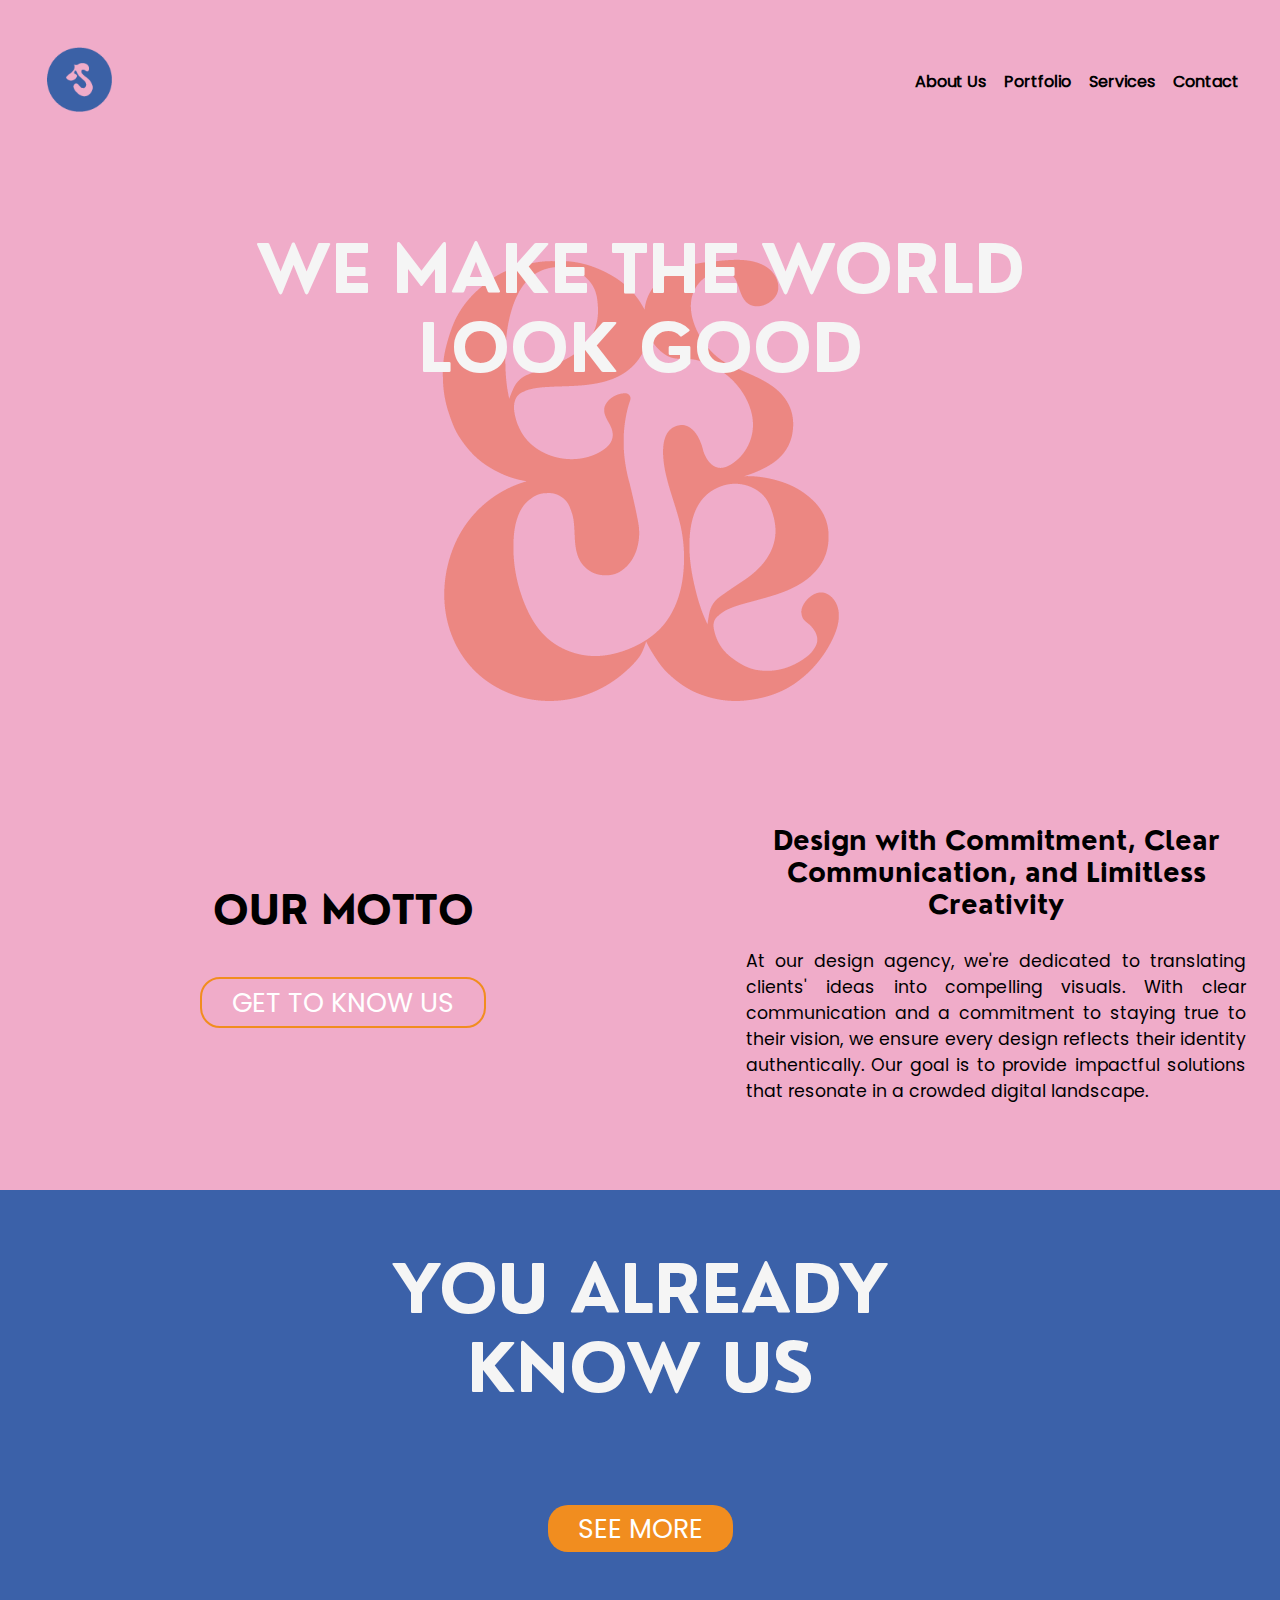
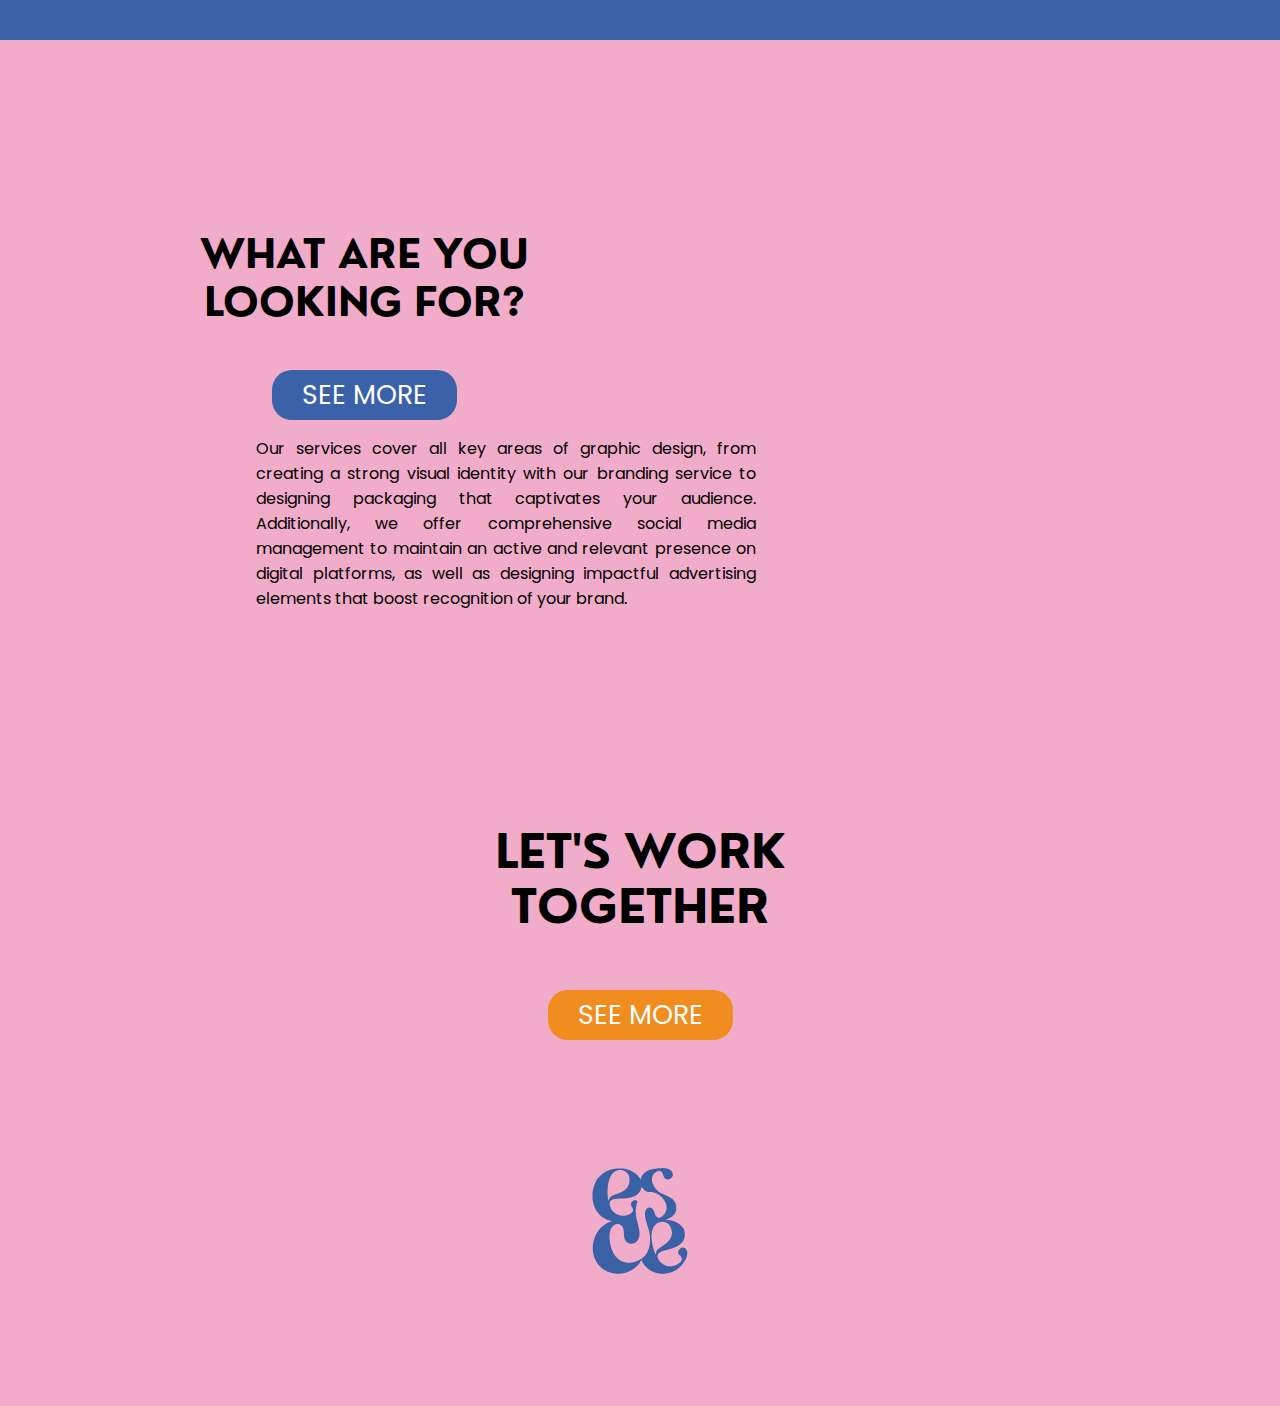
<file: INDEX.HTML>
<!DOCTYPE html>
<html lang="en">
  <head>
    <meta charset="UTF-8" />
    <meta name="viewport" content="width=device-width, initial-scale=1.0" />
    <title>ESCE DESIGN STUDIO</title>
    <meta
      name="description"
      content="ESCE is a Graphic Design Studio, focused on projects such like branding, social media, naming, packaging and publicity"
    />
    <link rel="stylesheet" href="./STYLE.CSS" />
    <link rel="icon" href="./img/ICON.png" />
    <link rel="stylesheet" href="./fonts/Copia de nourd_bold.ttf" />
    <link rel="stylesheet" href="./fonts/Copia de Poppins-Regular.ttf" />
  </head>
  <body>
    <header>
      <a href="/INDEX.HTML" class="MENUICON">
        <img src="./img/icon.png" />
      </a>
      <div class="MENU">
        <a href="ABOUT US.HTML">About Us</a>
        <a href="PORTFOLIO.html">Portfolio</a>
        <a href="SERVICIOS.html">Services</a>
        <a href="CONTACTO.html">Contact</a>
      </div>
    </header>
    <div>
      <p class="QUOTE">
        WE MAKE THE WORLD <br />
        LOOK GOOD
      </p>
    </div>
    <div class="OURMOTTO">
      <div class="OURMOTTOTITTLE">
        <p>OUR MOTTO</p>
        <a href="ABOUT US.HTML" class="outlinebutton">GET TO KNOW US</a>
      </div>
    </div>
    <div class="MOTTODESCRIPTION">
      <p class="OURMOTTOSUB">
        Design with Commitment, Clear<br />
        Communication, and Limitless Creativity
      </p>
      <p class="OURMOTTOTEXT">
        At our design agency, we're dedicated to translating clients' ideas into
        compelling visuals. With clear communication and a commitment to staying
        true to their vision, we ensure every design reflects their identity
        authentically. Our goal is to provide impactful solutions that resonate
        in a crowded digital landscape.
      </p>
    </div>
    <div class="YAKU">
      <p class="YAKUTEXT">YOU ALREADY <br />KNOW US</p>
      <a href="/PORTFOLIO.html" class="orangebutton">SEE MORE</a>
    </div>
    <div class="WAYLF">
      <p class="LOOKINGFOR">WHAT ARE YOU <br />LOOKING FOR?</p>
      <button class="bluebutton">SEE MORE</button>
    </div>
    <div class="LOOKINGFORTEXT">
      <p>
        Our services cover all key areas of graphic design, from creating a
        strong visual identity with our branding service to designing packaging
        that captivates your audience. Additionally, we offer comprehensive
        social media management to maintain an active and relevant presence on
        digital platforms, as well as designing impactful advertising elements
        that boost recognition of your brand.
      </p>
    </div>
    <div class="LETS">
      <p>LET'S WORK <br />TOGETHER</p>
      <button class="orangebutton">SEE MORE</button>
    </div>
    <div class="PIE">
      <img src="./img/PIE.png" />
    </div>
  </body>
</html>
</file>
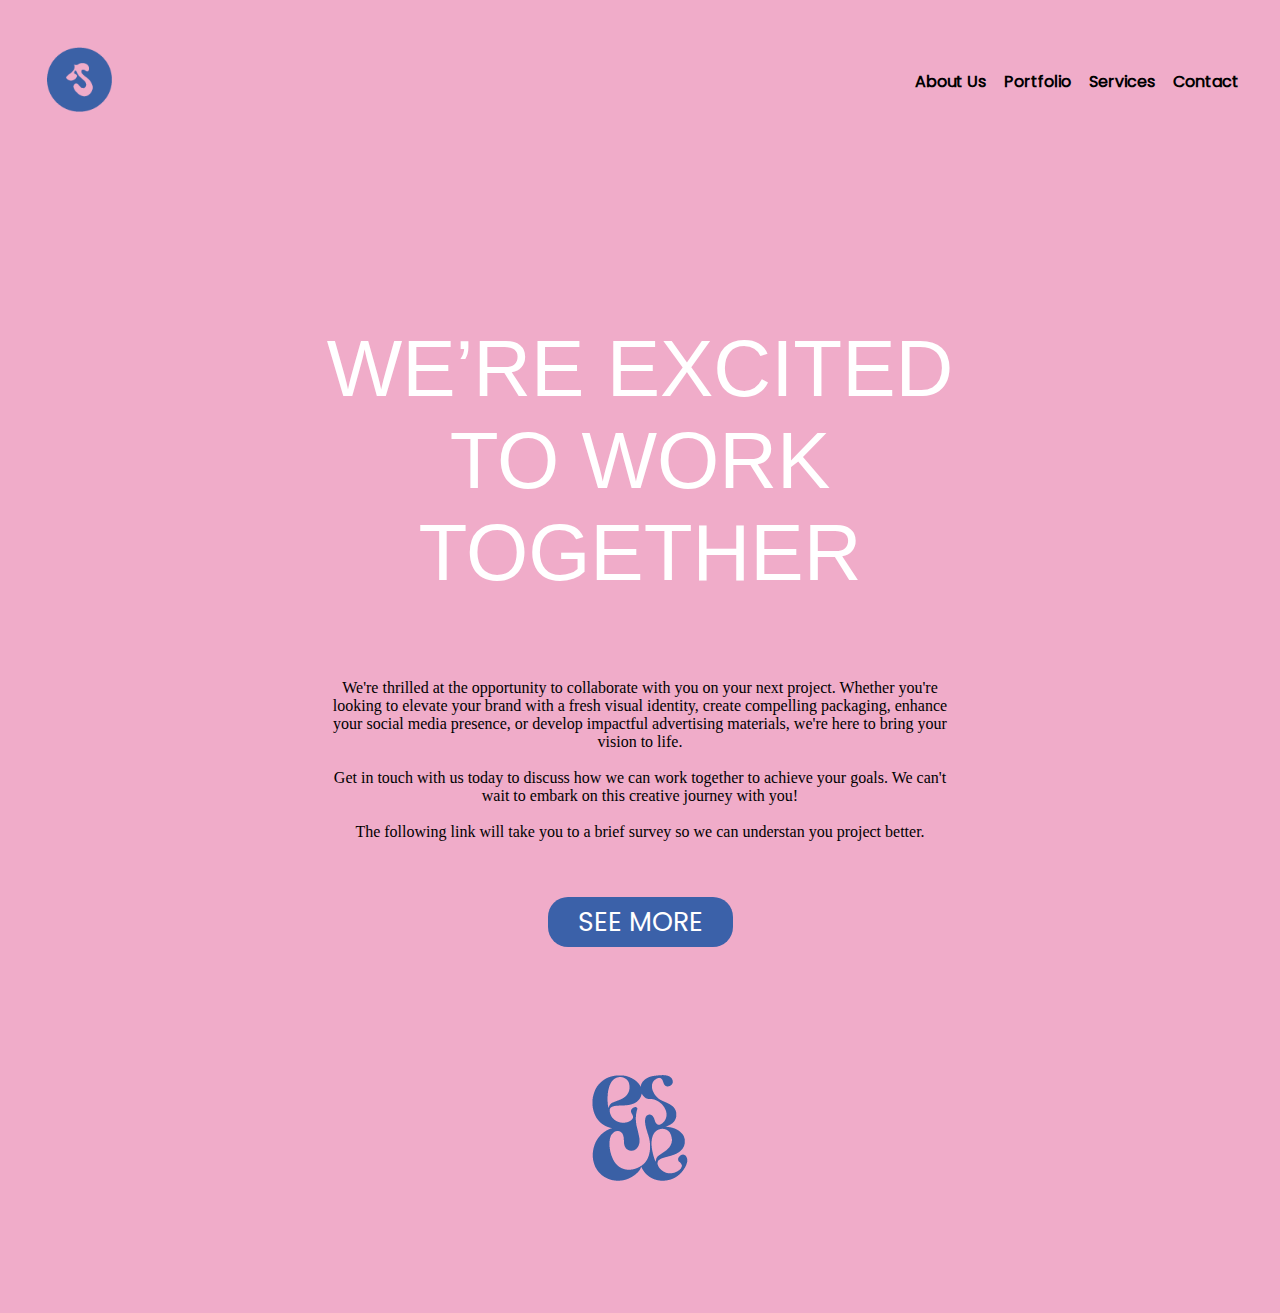
<file: CONTACTO.html>
<!DOCTYPE html>
<html lang="en">
  <head>
    <meta charset="UTF-8" />
    <meta name="viewport" content="width=device-width, initial-scale=1.0" />
    <title>ESCE DESIGN</title>
    <meta
      name="description"
      content="ESCE is a Graphic Design Studio, focused on projects such like branding, social media, naming, packaging and publicity"
    />
    <link rel="stylesheet" href="./STYLE.CSS" />
    <link rel="icon" href="./img/ICON.png" />
    <link rel="stylesheet" href="./fonts/Copia de nourd_bold.ttf" />
    <link rel="stylesheet" href="./fonts/Copia de Poppins-Regular.ttf" />
  </head>
  <body>
    <header>
      <a href="/INDEX.HTML" class="MENUICON">
        <img src="./img/icon.png" />
      </a>
      <div class="MENU">
        <a href="ABOUT US.HTML">About Us</a>
        <a href="PORTFOLIO.html">Portfolio</a>
        <a href="SERVICIOS.html">Services</a>
        <a href="CONTACTO.html">Contact</a>
      </div>
    </header>
    <div>
      <p
        style="
          font-size: 5em;
          padding-inline: 1em;
          padding-top: 1em;
          color: white;
          font-family: 'Franklin Gothic Medium', 'Arial Narrow', Arial,
            sans-serif;
        "
      >
        WE’RE EXCITED
        <br />
        TO WORK
        <br />
        TOGETHER
      </p>
      <p style="padding-inline: 20em">
        We're thrilled at the opportunity to collaborate with you on your next
        project. Whether you're looking to elevate your brand with a fresh
        visual identity, create compelling packaging, enhance your social media
        presence, or develop impactful advertising materials, we're here to
        bring your vision to life.
        <br />
        <br />
        Get in touch with us today to discuss how we can work together to
        achieve your goals. We can't wait to embark on this creative journey
        with you!
        <br />
        <br />
        The following link will take you to a brief survey so we can understan
        you project better.
      </p>
      <button class="bluebutton" style="margin-top: 1.5em">SEE MORE</button>
    </div>
    <div class="PIE">
      <img src="./img/PIE.png" />
    </div>
  </body>
</html>
</file>
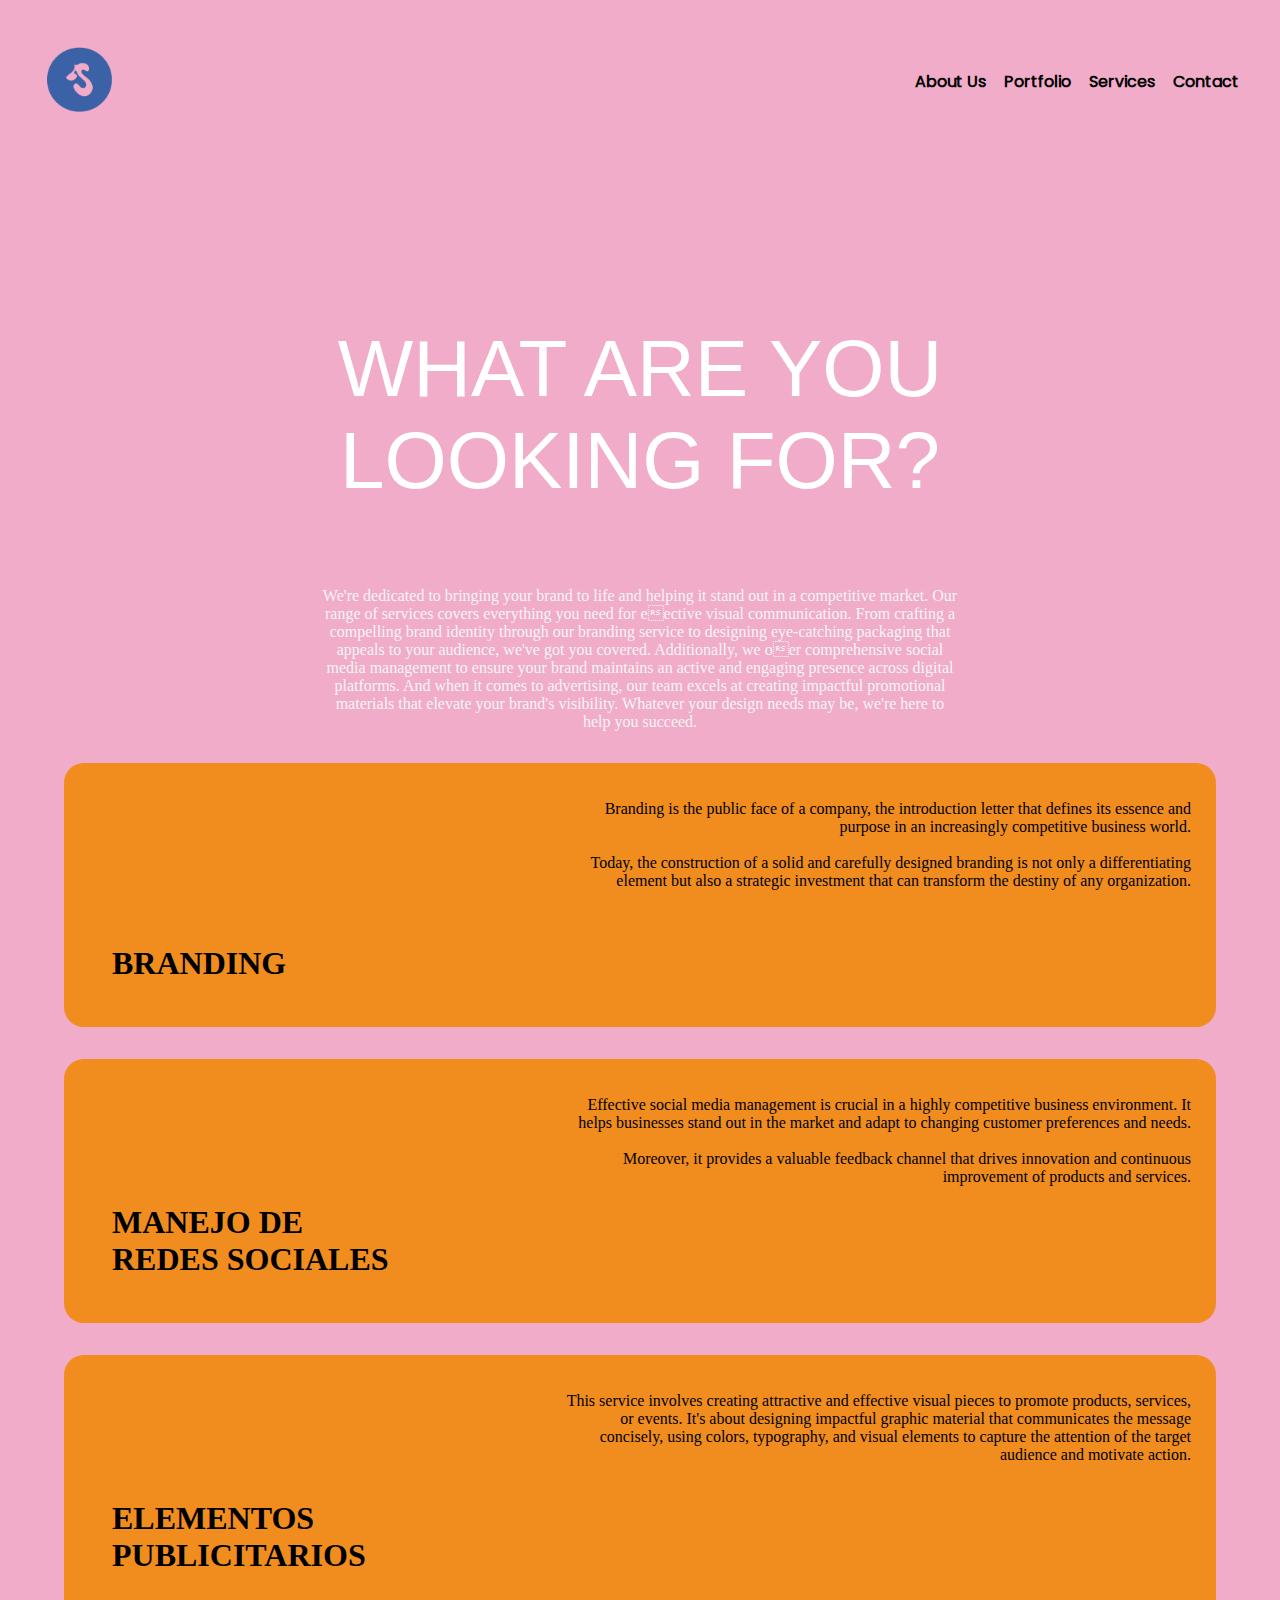
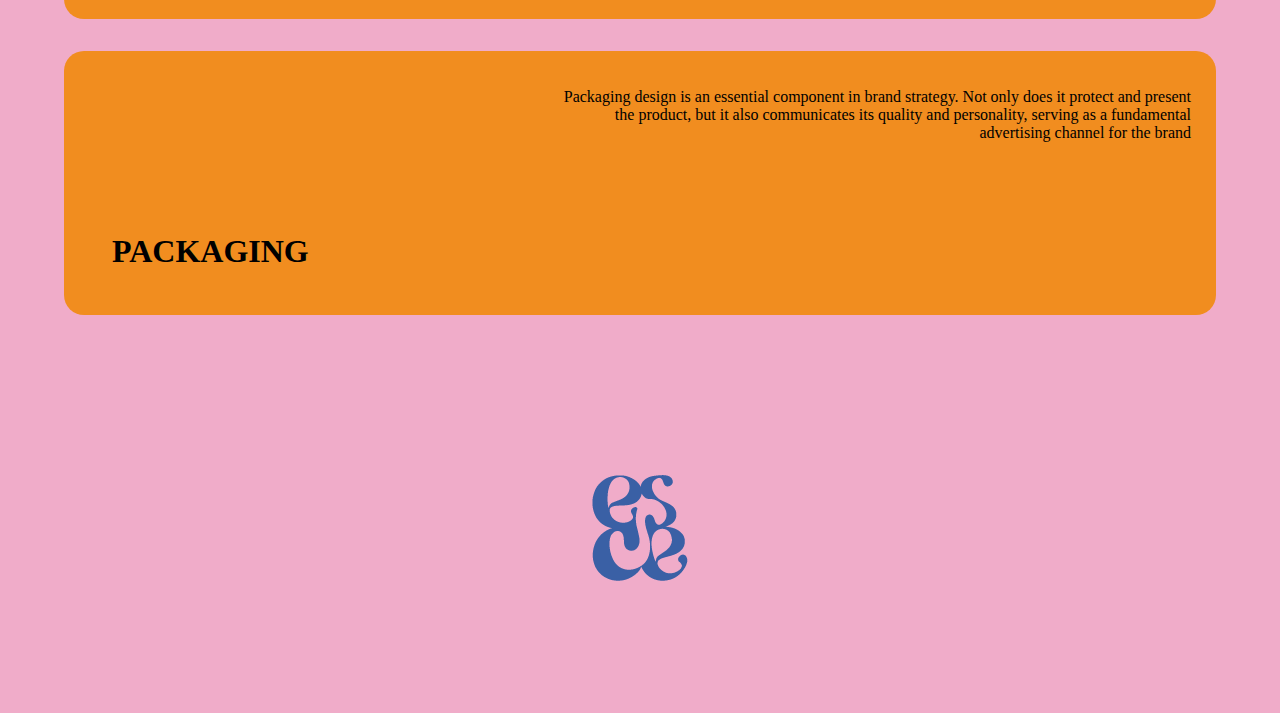
<file: SERVICIOS.html>
<!DOCTYPE html>
<html lang="en">
  <head>
    <meta charset="UTF-8" />
    <meta name="viewport" content="width=device-width, initial-scale=1.0" />
    <title>ESCE DESIGN STUDIO</title>
    <meta
      name="description"
      content="ESCE is a Graphic Design Studio, focused on projects such like branding, social media, naming, packaging and publicity"
    />
    <link rel="stylesheet" href="./STYLE.CSS" />
    <link rel="icon" href="./img/ICON.png" />
    <link rel="stylesheet" href="./fonts/Copia de nourd_bold.ttf" />
    <link rel="stylesheet" href="./fonts/Copia de Poppins-Regular.ttf" />
  </head>
  <body>
    <header>
      <a href="/INDEX.HTML" class="MENUICON">
        <img src="./img/icon.png" />
      </a>
      <div class="MENU">
        <a href="ABOUT US.HTML">About Us</a>
        <a href="PORTFOLIO.html">Portfolio</a>
        <a href="SERVICIOS.html">Services</a>
        <a href="CONTACTO.html">Contact</a>
      </div>
    </header>
    <div>
      <p
        style="
          font-size: 5em;
          padding-inline: 1em;
          padding-top: 1em;
          color: white;
          font-family: 'Franklin Gothic Medium', 'Arial Narrow', Arial,
            sans-serif;
        "
      >
        WHAT ARE YOU
        <br />
        LOOKING FOR?
      </p>
      <p style="color: whitesmoke; padding-inline: 20em">
        We're dedicated to bringing your brand to life and helping it stand out
        in a competitive market. Our range of services covers everything you
        need for eective visual communication. From crafting a compelling brand
        identity through our branding service to designing eye-catching
        packaging that appeals to your audience, we've got you covered.
        Additionally, we oer comprehensive social media management to ensure
        your brand maintains an active and engaging presence across digital
        platforms. And when it comes to advertising, our team excels at creating
        impactful promotional materials that elevate your brand's visibility.
        Whatever your design needs may be, we're here to help you succeed.
      </p>
    </div>
    <div style="padding-inline: 4em">
      <div class="service-container">
        <h1 class="service-tittle">BRANDING</h1>
        <p class="service-description">
          Branding is the public face of a company, the introduction letter that
          defines its essence and purpose in an increasingly competitive
          business world.
          <br />
          <br />
          Today, the construction of a solid and carefully designed branding is
          not only a differentiating element but also a strategic investment
          that can transform the destiny of any organization.
        </p>
      </div>
      <div class="service-container">
        <h1 class="service-tittle">
          MANEJO DE
          <br />
          REDES SOCIALES
        </h1>
        <p class="service-description">
          Effective social media management is crucial in a highly competitive
          business environment. It helps businesses stand out in the market and
          adapt to changing customer preferences and needs.
          <br />
          <br />
          Moreover, it provides a valuable feedback channel that drives
          innovation and continuous improvement of products and services.
        </p>
      </div>
      <div class="service-container">
        <h1 class="service-tittle">
          ELEMENTOS
          <br />
          PUBLICITARIOS
        </h1>
        <p class="service-description">
          This service involves creating attractive and effective visual pieces
          to promote products, services, or events. It's about designing
          impactful graphic material that communicates the message concisely,
          using colors, typography, and visual elements to capture the attention
          of the target audience and motivate action.
        </p>
      </div>
      <div class="service-container">
        <h1 class="service-tittle">PACKAGING</h1>
        <p class="service-description">
          Packaging design is an essential component in brand strategy. Not only
          does it protect and present the product, but it also communicates its
          quality and personality, serving as a fundamental advertising channel
          for the brand
        </p>
      </div>
    </div>
    <div class="PIE">
      <img src="./img/PIE.png" />
    </div>
  </body>
</html>
</file>
<file: STYLE.CSS>
:root {
  --branding-color-pink: #f0acc9;
  --primary-color-blue: #3b61a9;
  --secundary-color-orange: #f18d1f;
}
@font-face {
  font-family: Nourd;
  src: url("fonts/Copia de nourd_bold.ttf") format("truetype");
}
@font-face {
  font-family: Poppins;
  src: url("fonts/Copia de Poppins-Regular.ttf") format("truetype");
}
body {
  background-color: var(--branding-color-pink);
  margin: 0;
}
a {
  text-decoration: none;
  color: inherit;
}
div {
  text-align: center;
}
.QUOTE {
  font-family: Nourd;
  font-size: 50pt;
  color: whitesmoke;
  background-image: url(./img/WE\ MAKE\ THE\ WORLD\ .png);
  background-repeat: no-repeat;
  background-position: center;
  background-attachment: local;
  height: 500px;
}
.OURMOTTO {
  display: inline-block;
  font-family: Nourd;
  padding-top: 50px;
  padding-bottom: 100px;
  vertical-align: middle;
}
.MOTTODESCRIPTION {
  display: inline-block;
  width: 500px;
  padding-left: 20%;
  vertical-align: middle;
}
.OURMOTTOTITTLE {
  font-family: Nourd;
  font-size: 30pt;
  padding-left: 200px;
}
.OURMOTTOSUB {
  font-family: Nourd;
  font-size: 20pt;
}
.OURMOTTOTEXT {
  font-family: Poppins;
  font-size: 13pt;
  text-align: justify;
}
header {
  display: flex;
  justify-content: space-between;
  padding: 2em 2em;
}
.MENU {
  display: flex;
}
.MENU a {
  display: inline;
  align-content: center;
  font-family: Poppins;
  font-weight: bolder;
  font-size: 12pt;
  padding: 9px;
}
.MENUICON {
  padding: 15px;
}
.MENUICON img {
  width: 65px;
  height: 65px;
}
.YAKU {
  font-family: Nourd;
  font-size: 50pt;
  background-color: #3b61a9;
  height: 450px;
  color: whitesmoke;
}
.YAKUTEXT {
  padding-top: 60px;
  background-color: rgba(0, 0, 0, 0);
}
.WAYLF {
  display: inline-block;
  font-family: Nourd;
  font-size: 30pt;
  padding-left: 200px;
  padding-top: 150px;
}
.LOOKINGFOR {
  font-family: Nourd;
  font-size: 30pt;
}
.LOOKINGFORTEXT {
  font-family: Poppins;
  font-size: 12pt;
  display: inline-block;
  width: 500px;
  padding-left: 20%;
  text-align: justify;
}
.LETS {
  font-family: Nourd;
  font-size: 35pt;
  padding-top: 150px;
}
.bluebutton {
  font-family: Poppins;
  font-size: 20pt;
  background-color: #3b61a9;
  color: white;
  border-radius: 20px;
  border-width: 0px;
  padding: 5px 30px;
}
.orangebutton {
  font-family: Poppins;
  font-size: 20pt;
  background-color: #f18d1f;
  color: white;
  border-radius: 20px;
  border-width: 0px;
  padding: 5px 30px;
  z-index: 100;
}
.outlinebutton {
  font-family: Poppins;
  font-size: 20pt;
  border-color: #f18d1f;
  border-width: 2px;
  color: white;
  border-radius: 20px;
  padding: 5px 30px;
  border-style: solid;
}
.PIE {
  align-items: center;
  padding: 10%;
}
.PIE2 {
  align-items: center;
  padding: 10%;
  height: 100px;
  width: 20px;
}
.GTKU {
  font-family: Nourd;
  font-size: 50pt;
  text-align: left;

  color: whitesmoke;
  background-image: url(./img/two-young-beautiful-smiling-brunette-hipster-female-trendy-summer-clothes-sexy-carefree-women-posing-near-pink-wall-positive-models-having-fun-cheerful-happy-sunglasses.jpg);
  background-repeat: no-repeat;
  background-position: center;
  background-attachment: local;
  height: 500px;
}
.GTKUTEXT {
  font-family: Poppins;
  font-size: 12pt;
  color: white;
  text-align: center;
  padding-left: 20%;
  padding-right: 20%;
}
.GTKUTEXTVAL {
  font-family: Poppins;
  font-size: 12pt;
  color: white;
  text-align: left;
  padding-left: 10%;
  padding-right: 10%;
  display: flex;
  gap: 4em;
}
.GTKUTEXTVAL img {
  border-radius: 50%;
  height: 15em;
  width: 15em;
  margin: auto;
}
.GTKUTEXTM {
  font-family: Poppins;
  font-size: 12pt;
  color: white;
  text-align: right;
  padding-left: 10%;
  padding-right: 10%;
  display: flex;
  gap: 4em;
}
.GTKUTEXTM img {
  border-radius: 50%;
  height: 15em;
  width: 15em;
  margin: auto;
}
.service-container {
  background-color: #f18d1f;
  display: flex;
  border-radius: 20px;
  padding-top: 1em;
  padding-left: 3em;
  padding-bottom: 1.5em;
  margin: 2em 0;
  height: 14em;
}
.service-tittle {
  width: 40%;
  margin-top: auto;
  text-align: left;
}
.service-description {
  width: 60%;
  text-align: right;
  padding: 5px 25px
}

.portfolio {
  display: grid;
  grid-template-columns: 48% 48%;
  gap: 4%;
  padding-inline: 5em;
}
.portfolio-container {
  padding: 1em;
  background-color: #5f81c0;
  border-radius: 2em;
}
.portfolio-container img {
  border-radius: 2em;
  width: 100%;
  height: 100%;
}
</file>
